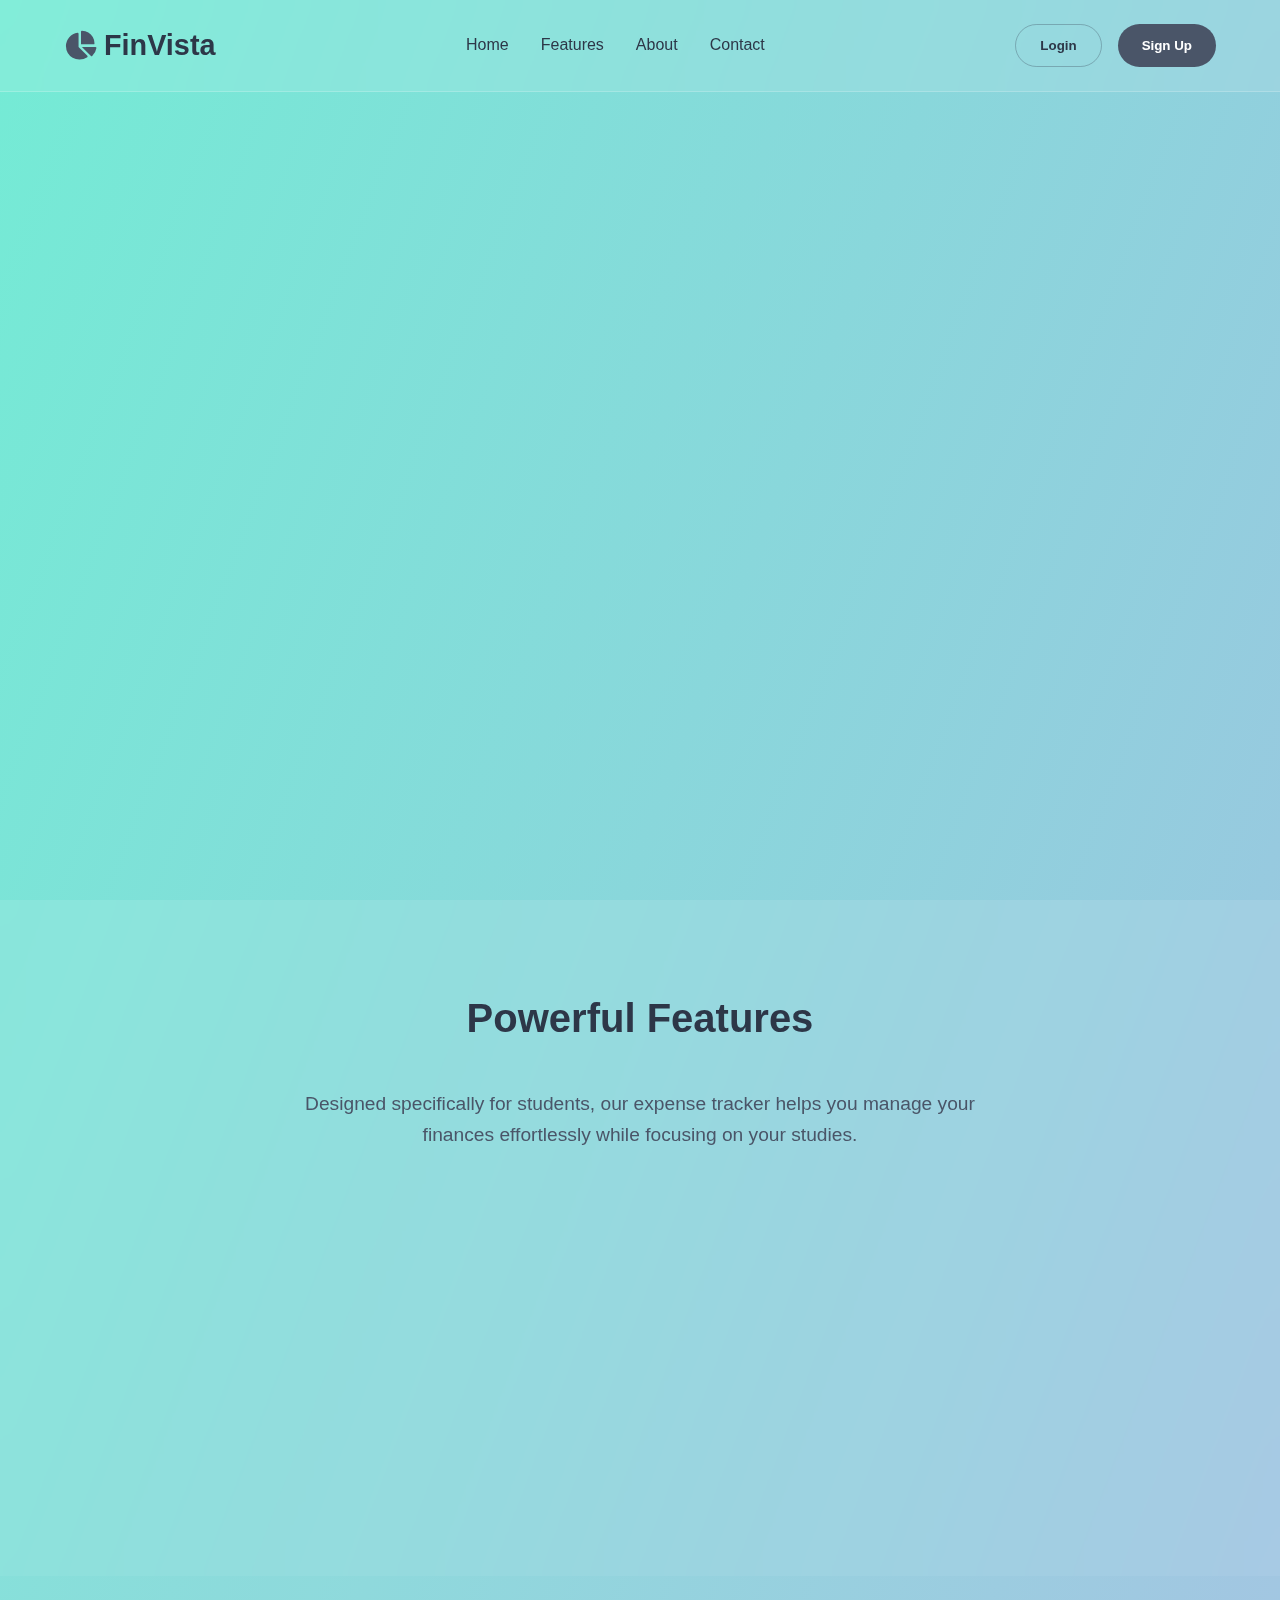
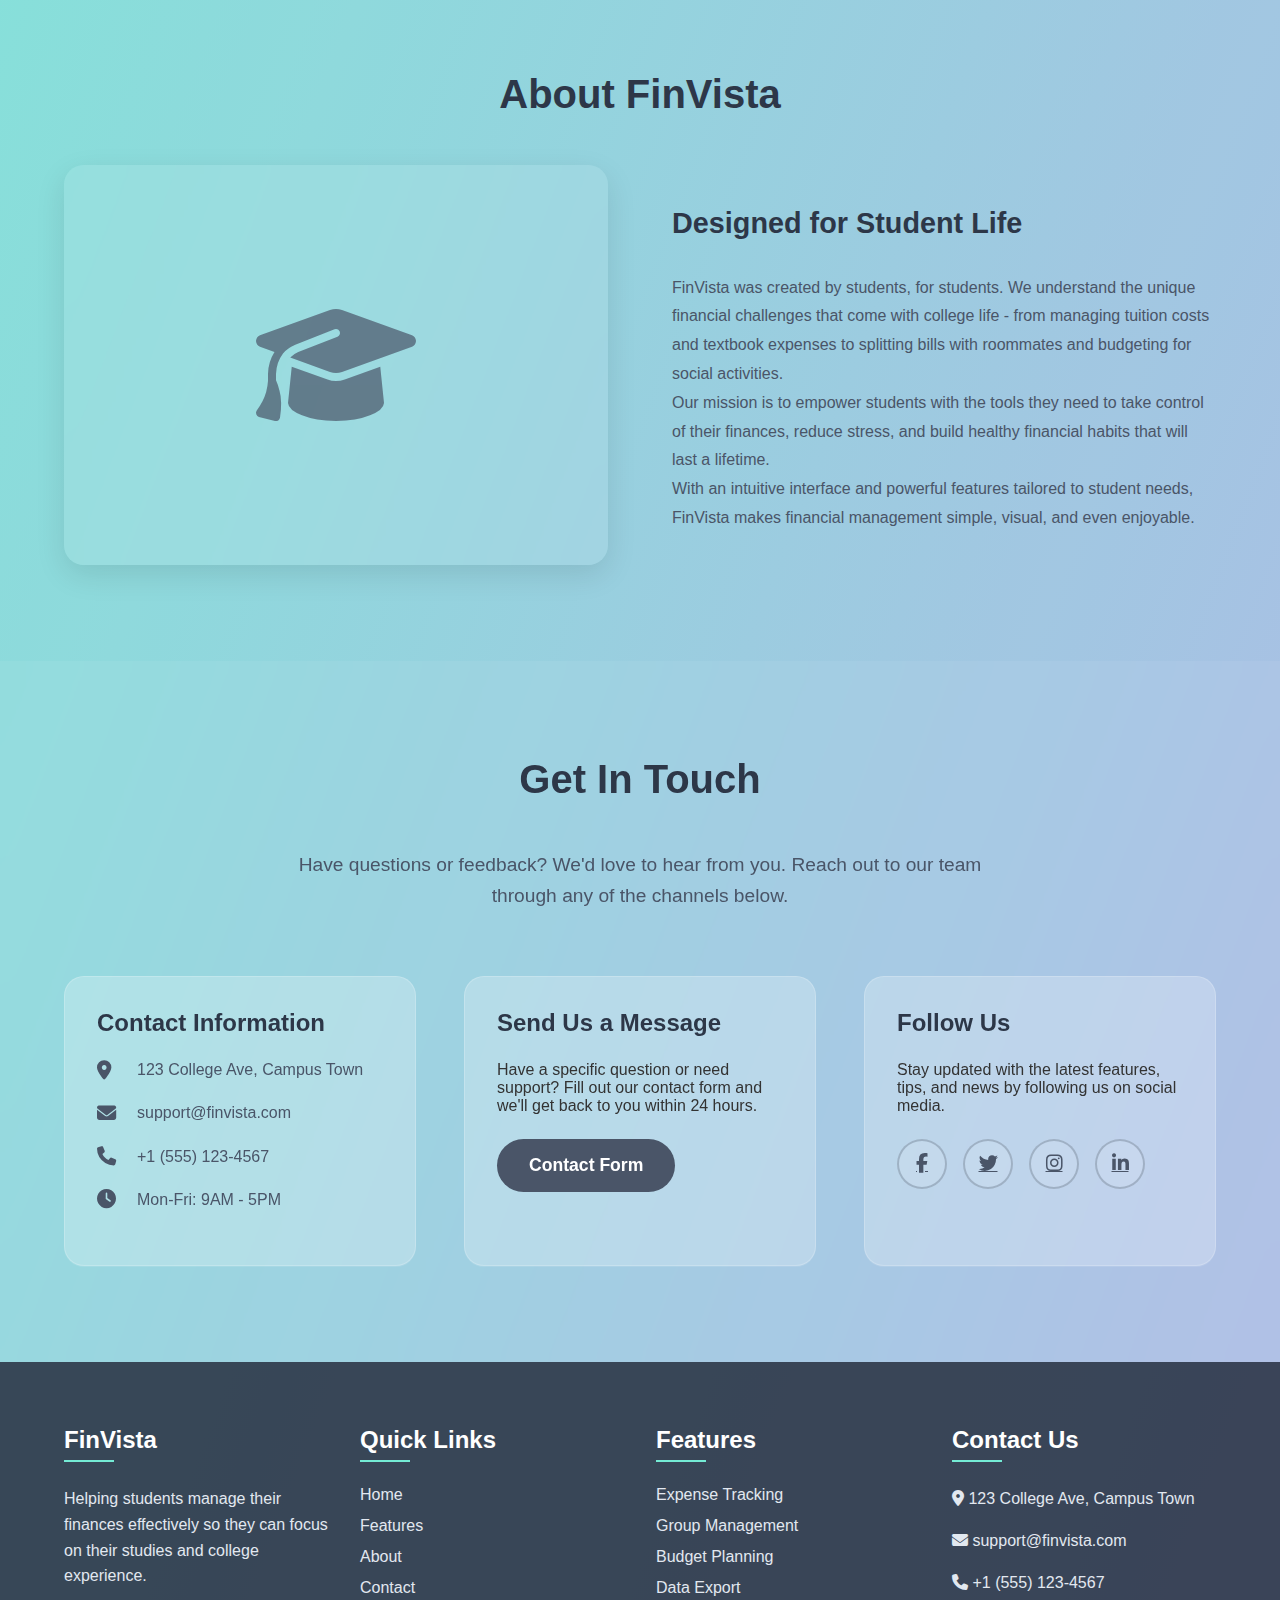
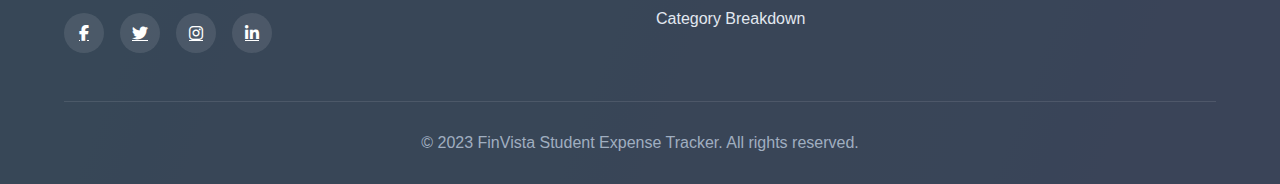
<file: src/main/resources/static/index.html>
<!DOCTYPE html>
<html lang="en">

<head>
    <meta charset="UTF-8">
    <meta name="viewport" content="width=device-width, initial-scale=1.0">
    <title>FinVista - Student Expense Tracker</title>
    <link rel="stylesheet" href="https://cdnjs.cloudflare.com/ajax/libs/font-awesome/6.4.0/css/all.min.css">
    <style>
        * {
            margin: 0;
            padding: 0;
            box-sizing: border-box;
            font-family: 'Segoe UI Variable Display', sans-serif;
        }

        body {
            background: linear-gradient(to bottom right, #74ebd5, #acb6e5);
            color: #333;
            min-height: 100vh;
            overflow-x: hidden;
        }

        /* Navbar Styles */
        .navbar {
            display: flex;
            justify-content: space-between;
            align-items: center;
            padding: 1.5rem 5%;
            position: fixed;
            top: 0;
            left: 0;
            width: 100%;
            z-index: 1000;
            background: rgba(255, 255, 255, 0.1);
            backdrop-filter: blur(10px);
            border-bottom: 1px solid rgba(255, 255, 255, 0.2);
            transition: all 0.3s ease;
        }

        .navbar.scrolled {
            padding: 1rem 5%;
            background: rgba(255, 255, 255, 0.15);
            backdrop-filter: blur(15px);
        }

        .logo {
            display: flex;
            align-items: center;
            font-size: 1.8rem;
            font-weight: 700;
            color: #2D3748;
        }

        .logo i {
            margin-right: 0.5rem;
            color: #4A5568;
        }

        .nav-links {
            display: flex;
            gap: 2rem;
        }

        .nav-links a {
            text-decoration: none;
            color: #2D3748;
            font-weight: 500;
            transition: color 0.3s ease;
            position: relative;
        }

        .nav-links a::after {
            content: '';
            position: absolute;
            bottom: -5px;
            left: 0;
            width: 0;
            height: 2px;
            background: #4A5568;
            transition: width 0.3s ease;
        }

        .nav-links a:hover::after {
            width: 100%;
        }

        .auth-buttons {
            display: flex;
            gap: 1rem;
        }

        .btn {
            padding: 0.8rem 1.5rem;
            border-radius: 50px;
            font-weight: 600;
            cursor: pointer;
            transition: all 0.3s ease;
            border: none;
            outline: none;
        }

        .btn-login {
            background: transparent;
            color: #2D3748;
            border: 1px solid rgba(45, 55, 72, 0.3);
        }

        .btn-login:hover {
            background: rgba(255, 255, 255, 0.2);
        }

        .btn-signup {
            background: #4A5568;
            color: white;
        }

        .btn-signup:hover {
            background: #2D3748;
            transform: translateY(-2px);
            box-shadow: 0 4px 10px rgba(0, 0, 0, 0.1);
        }

        /* Hero Section */
        .hero {
            display: flex;
            flex-direction: column;
            justify-content: center;
            align-items: center;
            text-align: center;
            padding: 10rem 5% 5rem;
            min-height: 100vh;
        }

        .hero h1 {
            font-size: 3.5rem;
            margin-bottom: 1.5rem;
            color: #2D3748;
            opacity: 0;
            animation: fadeInUp 1s ease forwards 0.5s;
        }

        .hero p {
            font-size: 1.2rem;
            max-width: 600px;
            margin-bottom: 2.5rem;
            color: #4A5568;
            opacity: 0;
            animation: fadeInUp 1s ease forwards 0.8s;
        }

        .hero-buttons {
            display: flex;
            gap: 1rem;
            opacity: 0;
            animation: fadeInUp 1s ease forwards 1.1s;
        }

        .btn-primary {
            background: #4A5568;
            color: white;
            padding: 1rem 2rem;
            font-size: 1.1rem;
        }

        .btn-primary:hover {
            background: #2D3748;
            transform: translateY(-3px);
            box-shadow: 0 5px 15px rgba(0, 0, 0, 0.1);
        }

        .btn-secondary {
            background: transparent;
            color: #4A5568;
            border: 1px solid rgba(74, 85, 104, 0.3);
            padding: 1rem 2rem;
            font-size: 1.1rem;
        }

        .btn-secondary:hover {
            background: rgba(255, 255, 255, 0.2);
        }

        /* Features Section */
        .features {
            padding: 6rem 5%;
            background: rgba(255, 255, 255, 0.1);
            backdrop-filter: blur(10px);
        }

        .section-title {
            text-align: center;
            font-size: 2.5rem;
            margin-bottom: 3rem;
            color: #2D3748;
        }

        .section-subtitle {
            text-align: center;
            font-size: 1.2rem;
            max-width: 700px;
            margin: 0 auto 4rem;
            color: #4A5568;
            line-height: 1.6;
        }

        .features-grid {
            display: grid;
            grid-template-columns: repeat(auto-fit, minmax(300px, 1fr));
            gap: 2rem;
        }

        .feature-card {
            background: rgba(255, 255, 255, 0.15);
            backdrop-filter: blur(12px);
            border-radius: 20px;
            padding: 2rem;
            text-align: center;
            transition: all 0.3s ease;
            border: 1px solid rgba(255, 255, 255, 0.2);
            opacity: 0;
            transform: translateY(20px);
        }

        .feature-card.visible {
            opacity: 1;
            transform: translateY(0);
        }

        .feature-card:hover {
            transform: translateY(-10px);
            box-shadow: 0 10px 30px rgba(0, 0, 0, 0.1);
            background: rgba(255, 255, 255, 0.2);
        }

        .feature-icon {
            font-size: 3rem;
            margin-bottom: 1.5rem;
            color: #4A5568;
        }

        .feature-card h3 {
            font-size: 1.5rem;
            margin-bottom: 1rem;
            color: #2D3748;
        }

        .feature-card p {
            color: #4A5568;
            line-height: 1.6;
        }

        /* About Section */
        .about {
            padding: 6rem 5%;
            background: rgba(255, 255, 255, 0.05);
        }

        .about-content {
            display: grid;
            grid-template-columns: 1fr 1fr;
            gap: 4rem;
            align-items: center;
        }

        .about-image {
            border-radius: 20px;
            overflow: hidden;
            box-shadow: 0 10px 30px rgba(0, 0, 0, 0.1);
            background: rgba(255, 255, 255, 0.1);
            backdrop-filter: blur(10px);
            height: 400px;
            display: flex;
            align-items: center;
            justify-content: center;
        }

        .about-image i {
            font-size: 8rem;
            color: #4A5568;
            opacity: 0.7;
        }

        .about-text {
            color: #4A5568;
            line-height: 1.8;
        }

        .about-text h3 {
            color: #2D3748;
            margin-bottom: 1.5rem;
            font-size: 1.8rem;
        }

        /* Contact Section */
        .contact {
            padding: 6rem 5%;
            background: rgba(255, 255, 255, 0.1);
            backdrop-filter: blur(10px);
        }

        .contact-grid {
            display: grid;
            grid-template-columns: repeat(auto-fit, minmax(300px, 1fr));
            gap: 3rem;
        }

        .contact-info {
            background: rgba(255, 255, 255, 0.15);
            backdrop-filter: blur(12px);
            border-radius: 20px;
            padding: 2rem;
            border: 1px solid rgba(255, 255, 255, 0.2);
        }

        .contact-info h3 {
            color: #2D3748;
            margin-bottom: 1.5rem;
            font-size: 1.5rem;
        }

        .contact-detail {
            display: flex;
            align-items: center;
            margin-bottom: 1.5rem;
            color: #4A5568;
        }

        .contact-detail i {
            font-size: 1.2rem;
            margin-right: 1rem;
            color: #4A5568;
            width: 24px;
        }

        /* Social Media Icons with Borders */
        .social-icons-bordered {
            display: flex;
            gap: 1rem;
            margin-top: 1.5rem;
        }

        .social-icons-bordered a {
            display: flex;
            align-items: center;
            justify-content: center;
            width: 50px;
            height: 50px;
            border-radius: 50%;
            background: rgba(255, 255, 255, 0.1);
            color: #4A5568;
            transition: all 0.3s ease;
            border: 2px solid rgba(74, 85, 104, 0.3);
            font-size: 1.2rem;
        }

        .social-icons-bordered a:hover {
            background: #4A5568;
            color: white;
            transform: translateY(-3px);
            border-color: #4A5568;
            box-shadow: 0 5px 15px rgba(0, 0, 0, 0.1);
        }

        /* Footer */
        footer {
            background: rgba(45, 55, 72, 0.9);
            color: white;
            padding: 4rem 5% 2rem;
        }

        .footer-content {
            display: grid;
            grid-template-columns: repeat(auto-fit, minmax(250px, 1fr));
            gap: 2rem;
            margin-bottom: 3rem;
        }

        .footer-column h3 {
            font-size: 1.5rem;
            margin-bottom: 1.5rem;
            position: relative;
            padding-bottom: 0.5rem;
        }

        .footer-column h3::after {
            content: '';
            position: absolute;
            bottom: 0;
            left: 0;
            width: 50px;
            height: 2px;
            background: #74ebd5;
        }

        .footer-column p {
            line-height: 1.6;
            margin-bottom: 1rem;
            color: #E2E8F0;
        }

        .footer-links {
            list-style: none;
        }

        .footer-links li {
            margin-bottom: 0.8rem;
        }

        .footer-links a {
            color: #E2E8F0;
            text-decoration: none;
            transition: color 0.3s ease;
        }

        .footer-links a:hover {
            color: #74ebd5;
        }

        .social-icons {
            display: flex;
            gap: 1rem;
            margin-top: 1.5rem;
        }

        .social-icons a {
            display: flex;
            align-items: center;
            justify-content: center;
            width: 40px;
            height: 40px;
            border-radius: 50%;
            background: rgba(255, 255, 255, 0.1);
            color: white;
            transition: all 0.3s ease;
        }

        .social-icons a:hover {
            background: #74ebd5;
            transform: translateY(-3px);
        }

        .copyright {
            text-align: center;
            padding-top: 2rem;
            border-top: 1px solid rgba(255, 255, 255, 0.1);
            color: #A0AEC0;
        }

        /* Modal Styles */
        .modal-overlay {
            position: fixed;
            top: 0;
            left: 0;
            right: 0;
            bottom: 0;
            background-color: rgba(0, 0, 0, 0.5);
            display: flex;
            align-items: center;
            justify-content: center;
            z-index: 2000;
            opacity: 0;
            visibility: hidden;
            transition: all 0.3s ease;
        }

        .modal-overlay.active {
            opacity: 1;
            visibility: visible;
        }

        .modal {
            background: rgba(255, 255, 255, 0.95);
            backdrop-filter: blur(15px);
            border-radius: 20px;
            padding: 2.5rem;
            width: 90%;
            max-width: 500px;
            box-shadow: 0 10px 30px rgba(0, 0, 0, 0.2);
            transform: translateY(-50px);
            transition: transform 0.3s ease;
            position: relative;
        }

        .modal-overlay.active .modal {
            transform: translateY(0);
        }

        .modal-close {
            position: absolute;
            top: 1rem;
            right: 1rem;
            background: transparent;
            border: none;
            font-size: 1.5rem;
            cursor: pointer;
            color: #4A5568;
            transition: color 0.3s ease;
        }

        .modal-close:hover {
            color: #2D3748;
        }

        .modal-title {
            text-align: center;
            margin-bottom: 1.5rem;
            color: #2D3748;
            font-size: 1.8rem;
        }

        .form-group {
            margin-bottom: 1.5rem;
        }

        .form-group label {
            display: block;
            margin-bottom: 0.5rem;
            color: #4A5568;
            font-weight: 500;
        }

        .form-control {
            width: 100%;
            padding: 0.8rem 1rem;
            border: 1px solid rgba(74, 85, 104, 0.3);
            border-radius: 10px;
            background: rgba(255, 255, 255, 0.8);
            color: #2D3748;
            font-size: 1rem;
            transition: all 0.3s ease;
        }

        .form-control:focus {
            outline: none;
            border-color: #4A5568;
            box-shadow: 0 0 0 3px rgba(74, 85, 104, 0.1);
        }

        textarea.form-control {
            min-height: 120px;
            resize: vertical;
        }

        .form-submit {
            width: 100%;
            padding: 1rem;
            background: #4A5568;
            color: white;
            border: none;
            border-radius: 10px;
            font-size: 1.1rem;
            font-weight: 600;
            cursor: pointer;
            transition: all 0.3s ease;
        }

        .form-submit:hover {
            background: #2D3748;
            transform: translateY(-2px);
            box-shadow: 0 4px 10px rgba(0, 0, 0, 0.1);
        }

        .success-message {
            text-align: center;
            color: #38A169;
            margin-top: 1rem;
            display: none;
        }

        /* Animations */
        @keyframes fadeInUp {
            from {
                opacity: 0;
                transform: translateY(20px);
            }

            to {
                opacity: 1;
                transform: translateY(0);
            }
        }

        /* Responsive Design */
        @media (max-width: 968px) {
            .about-content {
                grid-template-columns: 1fr;
                gap: 3rem;
            }

            .about-image {
                height: 300px;
            }

            .about-image i {
                font-size: 6rem;
            }
        }

        @media (max-width: 768px) {
            .navbar {
                padding: 1rem 5%;
            }

            .nav-links {
                display: none;
            }

            .hero h1 {
                font-size: 2.5rem;
            }

            .hero p {
                font-size: 1rem;
            }

            .hero-buttons {
                flex-direction: column;
            }

            .features-grid,
            .contact-grid {
                grid-template-columns: 1fr;
            }

            .section-title {
                font-size: 2rem;
            }

            .social-icons-bordered {
                justify-content: center;
            }

            .modal {
                padding: 1.5rem;
            }
        }

        /* Mobile Menu */
        .menu-toggle {
            display: none;
            flex-direction: column;
            justify-content: space-around;
            width: 2rem;
            height: 2rem;
            background: transparent;
            border: none;
            cursor: pointer;
            padding: 0;
            z-index: 10;
        }

        .menu-toggle span {
            width: 2rem;
            height: 0.25rem;
            background: #2D3748;
            border-radius: 10px;
            transition: all 0.3s linear;
            position: relative;
            transform-origin: 1px;
        }

        @media (max-width: 768px) {
            .menu-toggle {
                display: flex;
            }

            .nav-links {
                position: fixed;
                top: 0;
                left: 0;
                width: 100%;
                height: 100vh;
                background: linear-gradient(to bottom right, #74ebd5, #acb6e5);
                flex-direction: column;
                justify-content: center;
                align-items: center;
                gap: 3rem;
                transition: transform 0.3s ease-in-out;
                transform: translateX(-100%);
                z-index: 5;
            }

            .nav-links.active {
                transform: translateX(0);
            }
        }
    </style>
</head>

<body>
    <!-- Navigation Bar -->
    <nav class="navbar">
        <div class="logo">
            <i class="fas fa-chart-pie"></i>
            <span>FinVista</span>
        </div>

        <div class="nav-links">
            <a href="#home">Home</a>
            <a href="#features">Features</a>
            <a href="#about">About</a>
            <a href="#contact">Contact</a>
        </div>

        <button class="menu-toggle" aria-label="Toggle menu">
            <span></span>
            <span></span>
            <span></span>
        </button>

        <div class="auth-buttons">
            <a id="admin-link" class="btn btn-link" href="/admin.html" style="display:none; margin-right:8px;">Admin</a>
            <button class="btn btn-login" onclick="window.location.href='/login.html'">Login</button>
            <button class="btn btn-signup" onclick="window.location.href='/signup.html'">Sign Up</button>
        </div>
    </nav>

    <!-- Hero Section -->
    <section class="hero" id="home">
        <h1>Track Expenses. Save Money. Study Better.</h1>
        <p>FinVista helps students manage their finances with ease. Track personal and group expenses, set budgets, and
            focus on what really matters - your education.</p>
        <div class="hero-buttons">
            <button class="btn btn-primary" onclick="window.location.href='/signup.html'">Get Started</button>
            <button class="btn btn-secondary" onclick="scrollToSection('features')">Learn More</button>
        </div>
    </section>

    <!-- Features Section -->
    <section class="features" id="features">
        <h2 class="section-title">Powerful Features</h2>
        <p class="section-subtitle">Designed specifically for students, our expense tracker helps you manage your
            finances effortlessly while focusing on your studies.</p>
        <div class="features-grid">
            <div class="feature-card">
                <div class="feature-icon">
                    <i class="fas fa-users"></i>
                </div>
                <h3>Group Expenses</h3>
                <p>Split costs with roommates and friends. Create groups, add expenses, and let FinVista handle the
                    calculations.</p>
            </div>

            <div class="feature-card">
                <div class="feature-icon">
                    <i class="fas fa-chart-pie"></i>
                </div>
                <h3>Expense Analytics</h3>
                <p>Visualize your spending patterns with beautiful charts. Understand where your money goes each month.
                </p>
            </div>

            <div class="feature-card">
                <div class="feature-icon">
                    <i class="fas fa-download"></i>
                </div>
                <h3>Export Data</h3>
                <p>Download your expense reports as CSV or Excel files for further analysis or sharing.</p>
            </div>
        </div>
    </section>

    <!-- About Section -->
    <section class="about" id="about">
        <h2 class="section-title">About FinVista</h2>
        <div class="about-content">
            <div class="about-image">
                <i class="fas fa-graduation-cap"></i>
            </div>
            <div class="about-text">
                <h3>Designed for Student Life</h3>
                <p>FinVista was created by students, for students. We understand the unique financial challenges that
                    come with college life - from managing tuition costs and textbook expenses to splitting bills with
                    roommates and budgeting for social activities.</p>
                <p>Our mission is to empower students with the tools they need to take control of their finances, reduce
                    stress, and build healthy financial habits that will last a lifetime.</p>
                <p>With an intuitive interface and powerful features tailored to student needs, FinVista makes financial
                    management simple, visual, and even enjoyable.</p>
            </div>
        </div>
    </section>

    <!-- Contact Section -->
    <section class="contact" id="contact">
        <h2 class="section-title">Get In Touch</h2>
        <p class="section-subtitle">Have questions or feedback? We'd love to hear from you. Reach out to our team
            through any of the channels below.</p>

        <div class="contact-grid">
            <div class="contact-info">
                <h3>Contact Information</h3>
                <div class="contact-detail">
                    <i class="fas fa-map-marker-alt"></i>
                    <span>123 College Ave, Campus Town</span>
                </div>
                <div class="contact-detail">
                    <i class="fas fa-envelope"></i>
                    <span>support@finvista.com</span>
                </div>
                <div class="contact-detail">
                    <i class="fas fa-phone"></i>
                    <span>+1 (555) 123-4567</span>
                </div>
                <div class="contact-detail">
                    <i class="fas fa-clock"></i>
                    <span>Mon-Fri: 9AM - 5PM</span>
                </div>
            </div>

            <div class="contact-info">
                <h3>Send Us a Message</h3>
                <p>Have a specific question or need support? Fill out our contact form and we'll get back to you within
                    24 hours.</p>
                <button class="btn btn-primary" style="margin-top: 1.5rem;" id="openContactModal">Contact Form</button>
            </div>

            <div class="contact-info">
                <h3>Follow Us</h3>
                <p>Stay updated with the latest features, tips, and news by following us on social media.</p>
                <div class="social-icons-bordered">
                    <a href="#" aria-label="Facebook"><i class="fab fa-facebook-f"></i></a>
                    <a href="#" aria-label="Twitter"><i class="fab fa-twitter"></i></a>
                    <a href="#" aria-label="Instagram"><i class="fab fa-instagram"></i></a>
                    <a href="#" aria-label="LinkedIn"><i class="fab fa-linkedin-in"></i></a>
                </div>
            </div>
        </div>
    </section>

    <!-- Footer -->
    <footer>
        <div class="footer-content">
            <div class="footer-column">
                <h3>FinVista</h3>
                <p>Helping students manage their finances effectively so they can focus on their studies and college
                    experience.</p>
                <div class="social-icons">
                    <a href="#"><i class="fab fa-facebook-f"></i></a>
                    <a href="#"><i class="fab fa-twitter"></i></a>
                    <a href="#"><i class="fab fa-instagram"></i></a>
                    <a href="#"><i class="fab fa-linkedin-in"></i></a>
                </div>
            </div>

            <div class="footer-column">
                <h3>Quick Links</h3>
                <ul class="footer-links">
                    <li><a href="#home">Home</a></li>
                    <li><a href="#features">Features</a></li>
                    <li><a href="#about">About</a></li>
                    <li><a href="#contact">Contact</a></li>
                </ul>
            </div>

            <div class="footer-column">
                <h3>Features</h3>
                <ul class="footer-links">
                    <li><a href="#features">Expense Tracking</a></li>
                    <li><a href="#features">Group Management</a></li>
                    <li><a href="#features">Budget Planning</a></li>
                    <li><a href="#features">Data Export</a></li>
                    <li><a href="#features">Category Breakdown</a></li>
                </ul>
            </div>

            <div class="footer-column">
                <h3>Contact Us</h3>
                <p><i class="fas fa-map-marker-alt"></i> 123 College Ave, Campus Town</p>
                <p><i class="fas fa-envelope"></i> support@finvista.com</p>
                <p><i class="fas fa-phone"></i> +1 (555) 123-4567</p>
            </div>
        </div>

        <div class="copyright">
            <p>&copy; 2023 FinVista Student Expense Tracker. All rights reserved.</p>
        </div>
    </footer>

    <!-- Contact Modal -->
    <div class="modal-overlay" id="contactModal">
        <div class="modal">
            <button class="modal-close" id="closeModal">&times;</button>
            <h2 class="modal-title">Contact Us</h2>
            <form id="contactForm">
                <div class="form-group">
                    <label for="name">Full Name</label>
                    <input type="text" id="name" class="form-control" placeholder="Enter your name" required>
                </div>
                <div class="form-group">
                    <label for="email">Email Address</label>
                    <input type="email" id="email" class="form-control" placeholder="Enter your email" required>
                </div>
                <div class="form-group">
                    <label for="phone">Phone Number</label>
                    <input type="tel" id="phone" class="form-control" placeholder="Enter your phone number">
                </div>
                <div class="form-group">
                    <label for="message">Message</label>
                    <textarea id="message" class="form-control" placeholder="How can we help you?" required></textarea>
                </div>
                <button type="submit" class="form-submit">Send Message</button>
                <div class="success-message" id="successMessage">
                    Thank you for your message! We'll get back to you soon.
                </div>
            </form>
        </div>
    </div>

    <script>
        // Navbar scroll effect
        window.addEventListener('scroll', function () {
            const navbar = document.querySelector('.navbar');
            if (window.scrollY > 50) {
                navbar.classList.add('scrolled');
            } else {
                navbar.classList.remove('scrolled');
            }
        });

        // Mobile menu toggle
        const menuToggle = document.querySelector('.menu-toggle');
        const navLinks = document.querySelector('.nav-links');

        menuToggle.addEventListener('click', function () {
            navLinks.classList.toggle('active');
        });

        // Feature card animation on scroll
        const featureCards = document.querySelectorAll('.feature-card');

        function checkScroll() {
            featureCards.forEach(card => {
                const cardPosition = card.getBoundingClientRect().top;
                const screenPosition = window.innerHeight / 1.3;

                if (cardPosition < screenPosition) {
                    card.classList.add('visible');
                }
            });
        }

        window.addEventListener('scroll', checkScroll);
        window.addEventListener('load', checkScroll);

        // Smooth scrolling for navigation links
        document.querySelectorAll('.nav-links a, .footer-links a').forEach(link => {
            link.addEventListener('click', function (e) {
                e.preventDefault();
                const targetId = this.getAttribute('href');
                if (targetId.startsWith('#')) {
                    scrollToSection(targetId.substring(1));
                }
            });
        });

        function scrollToSection(sectionId) {
            const section = document.getElementById(sectionId);
            if (section) {
                // Close mobile menu if open
                navLinks.classList.remove('active');

                window.scrollTo({
                    top: section.offsetTop - 80, // Adjust for navbar height
                    behavior: 'smooth'
                });
            }
        }

        // Simple hover effect for buttons
        const buttons = document.querySelectorAll('.btn');
        buttons.forEach(button => {
            button.addEventListener('mouseenter', function () {
                this.style.transform = 'translateY(-2px)';
            });

            button.addEventListener('mouseleave', function () {
                this.style.transform = 'translateY(0)';
            });
        });

        // Contact Modal Functionality
        const contactModal = document.getElementById('contactModal');
        const openModalBtn = document.getElementById('openContactModal');
        const closeModalBtn = document.getElementById('closeModal');
        const contactForm = document.getElementById('contactForm');
        const successMessage = document.getElementById('successMessage');

        function openModal() {
            contactModal.classList.add('active');
            document.body.style.overflow = 'hidden'; // Prevent scrolling when modal is open
        }

        function closeModal() {
            contactModal.classList.remove('active');
            document.body.style.overflow = ''; // Re-enable scrolling
            // Reset form and hide success message
            contactForm.reset();
            successMessage.style.display = 'none';
        }

        openModalBtn.addEventListener('click', openModal);
        closeModalBtn.addEventListener('click', closeModal);

        // Close modal when clicking outside
        contactModal.addEventListener('click', function (e) {
            if (e.target === contactModal) {
                closeModal();
            }
        });

        // Close modal with Escape key
        document.addEventListener('keydown', function (e) {
            if (e.key === 'Escape' && contactModal.classList.contains('active')) {
                closeModal();
            }
        });

        // Form submission
        contactForm.addEventListener('submit', function (e) {
            e.preventDefault();

            // Get form values
            const name = document.getElementById('name').value;
            const email = document.getElementById('email').value;
            const phone = document.getElementById('phone').value;
            const message = document.getElementById('message').value;

            // Create contact object
            const contactData = {
                name,
                email,
                phone,
                message,
                timestamp: new Date().toISOString()
            };

            // Store in localStorage
            let contacts = JSON.parse(localStorage.getItem('finvistaContacts') || '[]');
            contacts.push(contactData);
            localStorage.setItem('finvistaContacts', JSON.stringify(contacts));

            // Show success message
            successMessage.style.display = 'block';

            // Reset form
            contactForm.reset();

            // Hide success message and close modal after 2 seconds
            setTimeout(() => {
                successMessage.style.display = 'none';
                closeModal();
            }, 2000);
        });
    </script>
</body>

</html>
</file>
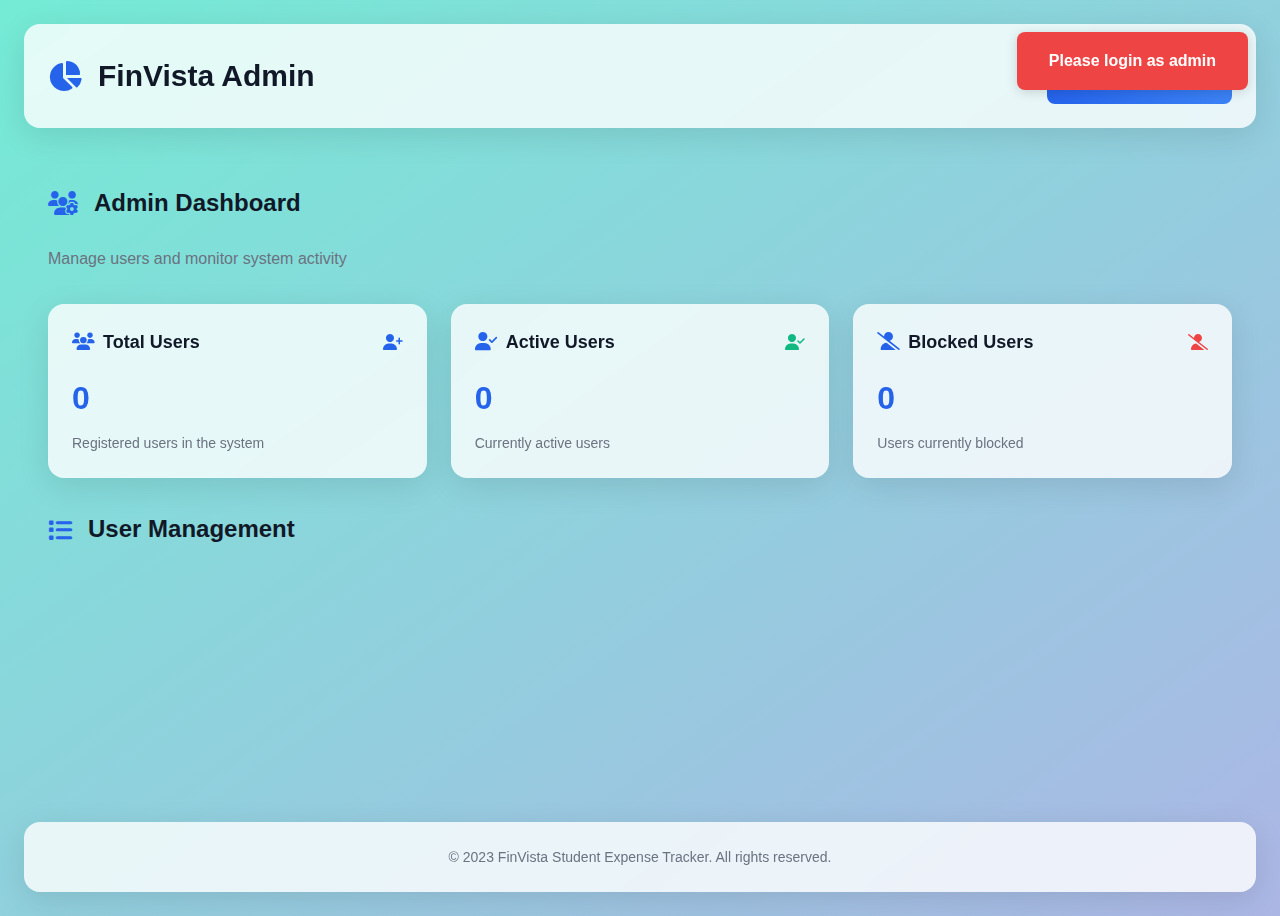
<file: src/main/resources/static/admin.html>
<!DOCTYPE html>
<html lang="en">

<head>
  <meta charset="UTF-8">
  <meta name="viewport" content="width=device-width, initial-scale=1.0">
  <title>FinVista - Admin Dashboard</title>
  <link rel="stylesheet" href="https://cdnjs.cloudflare.com/ajax/libs/font-awesome/6.4.0/css/all.min.css">
  <style>
    :root {
      --primary-color: #2563eb;
      --secondary-color: #6b7280;
      --text-color: #111827;
      --bg-color: linear-gradient(to bottom right, #74ebd5, #acb6e5);
      --card-bg: rgba(255, 255, 255, 0.8);
      --glass-bg: rgba(255, 255, 255, 0.7);
      --shadow: 0 8px 32px rgba(0, 0, 0, 0.1);
      --border-radius: 16px;
      --spacing-xs: 0.5rem;
      --spacing-sm: 1rem;
      --spacing-md: 1.5rem;
      --spacing-lg: 2rem;
      --success-color: #10b981;
      --error-color: #ef4444;
      --warning-color: #f59e0b;
    }

    * {
      margin: 0;
      padding: 0;
      box-sizing: border-box;
      font-family: 'Inter', 'Segoe UI', Arial, sans-serif;
    }

    body {
      background: var(--bg-color);
      color: var(--text-color);
      min-height: 100vh;
      line-height: 1.6;
      padding: var(--spacing-md);
    }

    .dashboard-header {
      display: flex;
      justify-content: space-between;
      align-items: center;
      margin-bottom: var(--spacing-lg);
      padding: var(--spacing-md);
      background: var(--card-bg);
      border-radius: var(--border-radius);
      box-shadow: var(--shadow);
      backdrop-filter: blur(10px);
      -webkit-backdrop-filter: blur(10px);
    }

    .logo {
      display: flex;
      align-items: center;
      gap: var(--spacing-sm);
      font-size: 1.875rem;
      font-weight: 700;
      color: var(--text-color);
    }

    .logo i {
      color: var(--primary-color);
    }

    .btn {
      background: linear-gradient(to right, var(--primary-color), #3b82f6);
      color: white;
      border: none;
      padding: var(--spacing-sm) var(--spacing-md);
      border-radius: 8px;
      cursor: pointer;
      font-size: 0.9375rem;
      font-weight: 500;
      transition: transform 0.2s ease, box-shadow 0.2s ease;
      display: inline-flex;
      align-items: center;
      gap: var(--spacing-xs);
      text-decoration: none;
    }

    .btn:hover {
      transform: translateY(-2px);
      box-shadow: 0 4px 12px rgba(37, 99, 235, 0.2);
    }

    .btn-link {
      background: none;
      color: var(--primary-color);
      border: 2px solid var(--primary-color);
    }

    .btn-link:hover {
      background: var(--primary-color);
      color: white;
    }

    .admin-container {
      max-width: 1280px;
      margin: 0 auto;
      padding: var(--spacing-md);
      min-height: 70vh;
    }

    .dashboard-grid {
      display: grid;
      grid-template-columns: repeat(auto-fit, minmax(300px, 1fr));
      gap: var(--spacing-md);
      margin-bottom: var(--spacing-lg);
    }

    .dashboard-card {
      background: var(--card-bg);
      padding: var(--spacing-md);
      border-radius: var(--border-radius);
      box-shadow: var(--shadow);
      backdrop-filter: blur(10px);
      -webkit-backdrop-filter: blur(10px);
      transition: transform 0.3s ease, box-shadow 0.3s ease;
    }

    .dashboard-card:hover {
      transform: translateY(-4px);
      box-shadow: 0 12px 28px rgba(0, 0, 0, 0.15);
    }

    .card-header {
      display: flex;
      justify-content: space-between;
      align-items: center;
      margin-bottom: var(--spacing-sm);
    }

    .card-title {
      font-size: 1.125rem;
      font-weight: 600;
      color: var(--text-color);
      display: flex;
      align-items: center;
      gap: var(--spacing-xs);
    }

    .card-title i {
      color: var(--primary-color);
    }

    .card-value {
      font-size: 2rem;
      font-weight: 700;
      color: var(--primary-color);
      margin-bottom: var(--spacing-xs);
    }

    .card-description {
      font-size: 0.875rem;
      color: var(--secondary-color);
    }

    .section-title {
      font-size: 1.5rem;
      font-weight: 600;
      margin-bottom: var(--spacing-md);
      color: var(--text-color);
      display: flex;
      align-items: center;
      gap: var(--spacing-sm);
    }

    .section-title i {
      color: var(--primary-color);
    }

    .section-subtitle {
      font-size: 1rem;
      color: var(--secondary-color);
      margin-bottom: var(--spacing-lg);
    }

    .user-list {
      display: flex;
      flex-direction: column;
      gap: var(--spacing-md);
      max-width: 900px;
      margin: 0 auto;
    }

    .user-item {
      background: var(--card-bg);
      padding: var(--spacing-md);
      border-radius: var(--border-radius);
      display: flex;
      justify-content: space-between;
      align-items: center;
      box-shadow: var(--shadow);
      backdrop-filter: blur(10px);
      -webkit-backdrop-filter: blur(10px);
      transition: transform 0.3s ease, box-shadow 0.3s ease;
    }

    .user-item:hover {
      transform: translateY(-4px);
      box-shadow: 0 12px 28px rgba(0, 0, 0, 0.15);
    }

    .user-item .left {
      display: flex;
      flex-direction: column;
      gap: var(--spacing-xs);
    }

    .user-item .left small {
      color: var(--secondary-color);
      font-size: 0.875rem;
    }

    .user-avatar {
      width: 40px;
      height: 40px;
      border-radius: 50%;
      background: var(--primary-color);
      display: flex;
      align-items: center;
      justify-content: center;
      color: white;
      font-weight: bold;
      margin-right: var(--spacing-sm);
    }

    .user-info {
      display: flex;
      align-items: center;
    }

    .user-actions {
      display: flex;
      gap: var(--spacing-sm);
    }

    .btn-danger {
      background: linear-gradient(to right, var(--error-color), #f87171);
    }

    .btn-danger:hover {
      box-shadow: 0 4px 12px rgba(239, 68, 68, 0.2);
    }

    .btn-warning {
      background: linear-gradient(to right, var(--warning-color), #fbbf24);
    }

    .btn-warning:hover {
      box-shadow: 0 4px 12px rgba(245, 158, 11, 0.2);
    }

    footer {
      text-align: center;
      padding: var(--spacing-md);
      background: var(--card-bg);
      border-radius: var(--border-radius);
      box-shadow: var(--shadow);
      backdrop-filter: blur(10px);
      -webkit-backdrop-filter: blur(10px);
      margin-top: var(--spacing-lg);
    }

    .copyright p {
      font-size: 0.875rem;
      color: var(--secondary-color);
    }

    @media (max-width: 768px) {
      .dashboard-grid {
        grid-template-columns: 1fr;
      }

      .dashboard-header {
        flex-direction: column;
        gap: var(--spacing-sm);
        text-align: center;
      }
    }

    @media (max-width: 480px) {
      .dashboard-header {
        padding: var(--spacing-sm);
      }

      .admin-container {
        padding: var(--spacing-sm);
      }

      .user-item {
        flex-direction: column;
        align-items: flex-start;
        gap: var(--spacing-sm);
      }

      .user-actions {
        width: 100%;
        justify-content: flex-end;
      }
    }
  </style>
</head>

<body>
  <header class="dashboard-header">
    <div class="logo">
      <i class="fas fa-chart-pie"></i>
      <span>FinVista Admin</span>
    </div>
    <a href="dashboard.html" class="btn">
      <i class="fas fa-tachometer-alt"></i> Go to Dashboard
    </a>
  </header>

  <section class="admin-container">
    <h2 class="section-title"><i class="fas fa-users-cog"></i> Admin Dashboard</h2>
    <p class="section-subtitle">Manage users and monitor system activity</p>

    <div class="dashboard-grid">
      <div class="dashboard-card">
        <div class="card-header">
          <h3 class="card-title"><i class="fas fa-users"></i> Total Users</h3>
          <i class="fas fa-user-plus" style="color: var(--primary-color);"></i>
        </div>
        <div class="card-value" id="totalUsers">0</div>
        <p class="card-description">Registered users in the system</p>
      </div>

      <div class="dashboard-card">
        <div class="card-header">
          <h3 class="card-title"><i class="fas fa-user-check"></i> Active Users</h3>
          <i class="fas fa-user-check" style="color: var(--success-color);"></i>
        </div>
        <div class="card-value" id="activeUsers">0</div>
        <p class="card-description">Currently active users</p>
      </div>

      <div class="dashboard-card">
        <div class="card-header">
          <h3 class="card-title"><i class="fas fa-user-slash"></i> Blocked Users</h3>
          <i class="fas fa-user-slash" style="color: var(--error-color);"></i>
        </div>
        <div class="card-value" id="blockedUsers">0</div>
        <p class="card-description">Users currently blocked</p>
      </div>
    </div>

    <h3 class="section-title"><i class="fas fa-list"></i> User Management</h3>
    <div class="user-list" id="userList"></div>
    <div id="toast" style="position:fixed;top:2rem;right:2rem;z-index:9999;display:none;"></div>
  </section>

  <footer>
    <div class="copyright">
      <p>&copy; 2023 FinVista Student Expense Tracker. All rights reserved.</p>
    </div>
  </footer>

  <script>
    // Toast notification utility
    function showToast(message, type = 'success') {
      const toast = document.getElementById('toast');
      toast.innerText = message;
      toast.style.background = type === 'success' ? 'var(--success-color)' : 'var(--error-color)';
      toast.style.color = 'white';
      toast.style.padding = '1rem 2rem';
      toast.style.borderRadius = '8px';
      toast.style.display = 'block';
      toast.style.fontWeight = 'bold';
      toast.style.boxShadow = '0 2px 12px rgba(0,0,0,0.15)';
      setTimeout(() => { toast.style.display = 'none'; }, 2500);
    }

    // Update dashboard stats
    function updateStats(users) {
      document.getElementById('totalUsers').textContent = users.length;
      document.getElementById('activeUsers').textContent = users.filter(u => u.active).length;
      document.getElementById('blockedUsers').textContent = users.filter(u => !u.active).length;
    }

    // Fetch and render non-admin users
    function fetchUsers() {
      const token = localStorage.getItem('token');
      fetch('/api/admin/users/non-admin', {
        headers: { 'Authorization': 'Bearer ' + token }
      })
        .then(r => r.ok ? r.json() : Promise.reject('Failed to load users'))
        .then(users => {
          updateStats(users);
          renderUserList(users);
        })
        .catch(() => showToast('Failed to load users', 'error'));
    }

    function renderUserList(users) {
      const userList = document.getElementById('userList');
      userList.innerHTML = '';
      if (!users || users.length === 0) {
        userList.innerHTML = '<div style="text-align:center;color:var(--secondary-color);">No users found.</div>';
        return;
      }
      users.forEach(user => {
        const userDiv = document.createElement('div');
        userDiv.className = 'user-item';

        // Get initials for avatar
        const initials = user.fullName
          ? user.fullName.split(' ').map(n => n[0]).join('').toUpperCase()
          : '?';

        userDiv.innerHTML = `
          <div class="user-info">
            <div class="user-avatar">${initials}</div>
            <div class="left">
              <strong>${user.fullName || '(No Name)'}</strong>
              <small>${user.email}</small>
              <small>Status: <span style="color:${user.active ? 'var(--success-color)' : 'var(--error-color)'};font-weight:bold;">${user.active ? 'Active' : 'Blocked'}</span></small>
            </div>
          </div>
          <div class="user-actions">
            <button class="btn btn-warning" style="display:${user.active ? 'none' : 'inline-flex'}" onclick="unblockUser('${user.id}')"><i class='fas fa-unlock'></i> Unblock</button>
            <button class="btn btn-warning" style="display:${user.active ? 'inline-flex' : 'none'}" onclick="blockUser('${user.id}')"><i class='fas fa-ban'></i> Block</button>
            <button class="btn btn-danger" onclick="deleteUser('${user.id}')"><i class='fas fa-trash'></i> Delete</button>
          </div>
        `;
        userList.appendChild(userDiv);
      });
    }

    function blockUser(id) {
      const token = localStorage.getItem('token');
      fetch(`/api/admin/users/${id}/block`, {
        method: 'PATCH',
        headers: { 'Authorization': 'Bearer ' + token }
      })
        .then(r => r.ok ? fetchUsers() & showToast('User blocked!') : Promise.reject())
        .catch(() => showToast('Failed to block user', 'error'));
    }

    function unblockUser(id) {
      const token = localStorage.getItem('token');
      fetch(`/api/admin/users/${id}/unblock`, {
        method: 'PATCH',
        headers: { 'Authorization': 'Bearer ' + token }
      })
        .then(r => r.ok ? fetchUsers() & showToast('User unblocked!') : Promise.reject())
        .catch(() => showToast('Failed to unblock user', 'error'));
    }

    function deleteUser(id) {
      if (!confirm('Are you sure you want to delete this user? This action cannot be undone.')) return;
      const token = localStorage.getItem('token');
      fetch(`/api/admin/users/${id}`, {
        method: 'DELETE',
        headers: { 'Authorization': 'Bearer ' + token }
      })
        .then(r => r.ok ? fetchUsers() & showToast('User deleted!') : Promise.reject())
        .catch(() => showToast('Failed to delete user', 'error'));
    }

    // On page load, fetch users if admin
    document.addEventListener('DOMContentLoaded', function () {
      const token = localStorage.getItem('token');
      if (!token) {
        showToast('Please login as admin', 'error');
        setTimeout(() => window.location.href = '/login.html', 1500);
        return;
      }
      fetch('/api/auth/me', { headers: { 'Authorization': 'Bearer ' + token } })
        .then(r => r.ok ? r.json() : null)
        .then(user => {
          if (!user || !(user.roles || []).includes('ROLE_ADMIN')) {
            showToast('Access denied', 'error');
            setTimeout(() => window.location.href = '/login.html', 1500);
            return;
          }
          fetchUsers();
        })
        .catch(() => {
          showToast('Access denied', 'error');
          setTimeout(() => window.location.href = '/login.html', 1500);
        });
    });
  </script>
</body>

</html>
</file>
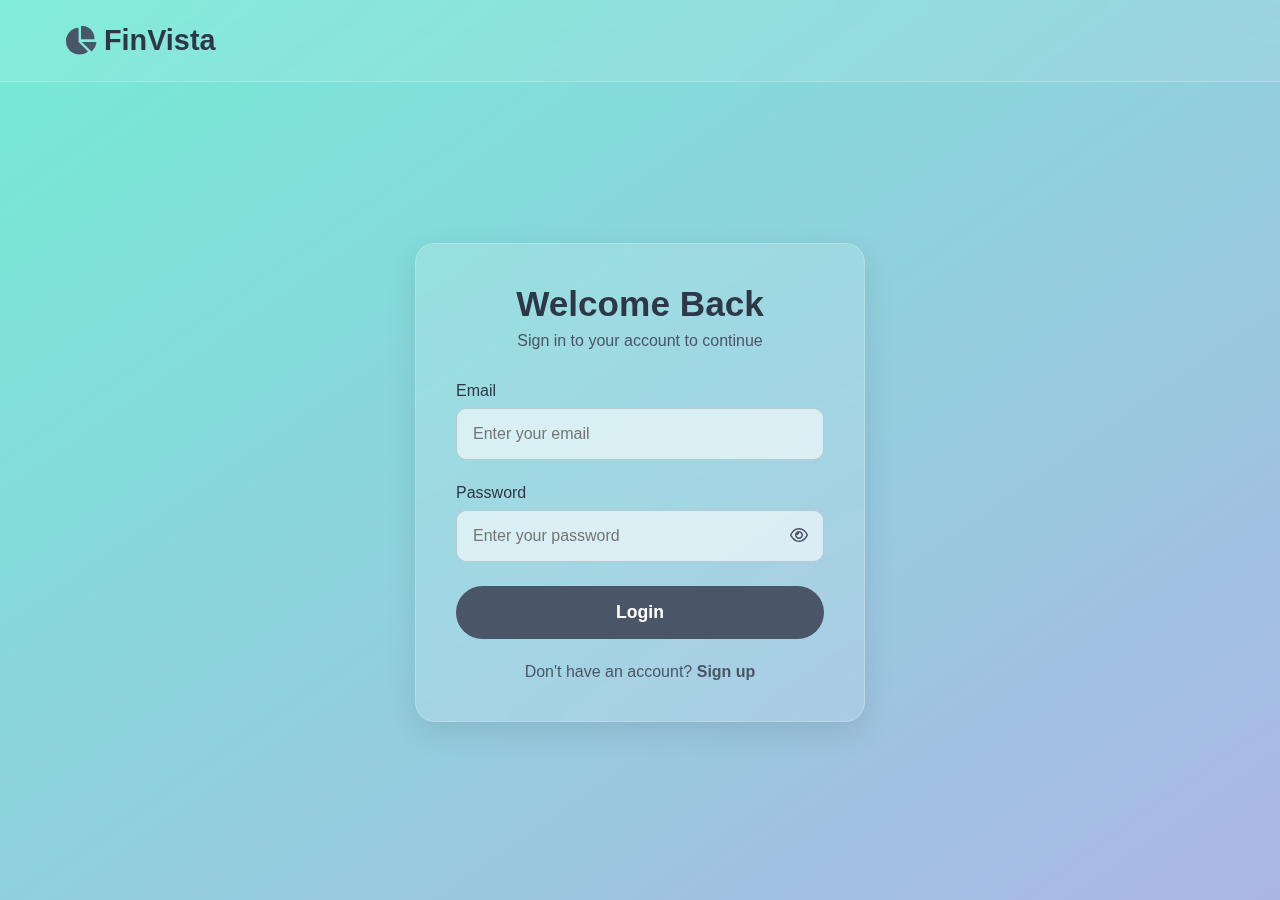
<file: src/main/resources/static/login.html>
<!DOCTYPE html>
<html lang="en">

<head>
    <meta charset="UTF-8">
    <meta name="viewport" content="width=device-width, initial-scale=1.0">
    <title>Login - FinVista Student Expense Tracker</title>
    <link rel="stylesheet" href="https://cdnjs.cloudflare.com/ajax/libs/font-awesome/6.4.0/css/all.min.css">
    <style>
        * {
            margin: 0;
            padding: 0;
            box-sizing: border-box;
            font-family: 'Segoe UI Variable Display', sans-serif;
        }

        body {
            background: linear-gradient(to bottom right, #74ebd5, #acb6e5);
            color: #333;
            min-height: 100vh;
            display: flex;
            align-items: center;
            justify-content: center;
            padding: 2rem;
        }

        /* Navigation */
        .navbar {
            position: fixed;
            top: 0;
            left: 0;
            width: 100%;
            display: flex;
            justify-content: space-between;
            align-items: center;
            padding: 1.5rem 5%;
            z-index: 1000;
            background: rgba(255, 255, 255, 0.1);
            backdrop-filter: blur(10px);
            border-bottom: 1px solid rgba(255, 255, 255, 0.2);
        }

        .logo {
            display: flex;
            align-items: center;
            font-size: 1.8rem;
            font-weight: 700;
            color: #2D3748;
            text-decoration: none;
        }

        .logo i {
            margin-right: 0.5rem;
            color: #4A5568;
        }

        /* Login Container */
        .login-container {
            background: rgba(255, 255, 255, 0.15);
            backdrop-filter: blur(12px);
            border-radius: 20px;
            padding: 2.5rem;
            width: 100%;
            max-width: 450px;
            box-shadow: 0 10px 30px rgba(0, 0, 0, 0.1);
            border: 1px solid rgba(255, 255, 255, 0.2);
            animation: fadeInUp 0.8s ease forwards;
            margin-top: 4rem;
        }

        @keyframes fadeInUp {
            from {
                opacity: 0;
                transform: translateY(20px);
            }

            to {
                opacity: 1;
                transform: translateY(0);
            }
        }

        .login-header {
            text-align: center;
            margin-bottom: 2rem;
        }

        .login-header h2 {
            font-size: 2.2rem;
            color: #2D3748;
            margin-bottom: 0.5rem;
        }

        .login-header p {
            color: #4A5568;
        }

        /* Form Elements */
        .form-group {
            margin-bottom: 1.5rem;
            position: relative;
        }

        .form-group label {
            display: block;
            margin-bottom: 0.5rem;
            color: #2D3748;
            font-weight: 500;
        }

        .form-group input {
            width: 100%;
            padding: 1rem;
            border: 1px solid rgba(45, 55, 72, 0.2);
            border-radius: 10px;
            background: rgba(255, 255, 255, 0.6);
            color: #2D3748;
            font-size: 1rem;
            transition: all 0.3s ease;
        }

        .form-group input:focus {
            outline: none;
            border-color: #74ebd5;
            box-shadow: 0 0 0 2px rgba(116, 235, 213, 0.3);
        }

        .form-group input.error {
            border-color: #ef4444;
        }

        .form-group input.valid {
            border-color: #10b981;
        }

        .error-message {
            color: #ef4444;
            font-size: 0.85rem;
            margin-top: 0.5rem;
            display: none;
        }

        .password-container {
            position: relative;
        }

        .toggle-password {
            position: absolute;
            right: 1rem;
            top: 50%;
            transform: translateY(-50%);
            cursor: pointer;
            color: #4A5568;
        }

        /* Buttons */
        .btn {
            padding: 1rem 2rem;
            border-radius: 50px;
            font-weight: 600;
            cursor: pointer;
            transition: all 0.3s ease;
            border: none;
            outline: none;
            font-size: 1.1rem;
            width: 100%;
        }

        .btn-primary {
            background: #4A5568;
            color: white;
        }

        .btn-primary:hover:not(:disabled) {
            background: #2D3748;
            transform: translateY(-2px);
            box-shadow: 0 4px 10px rgba(0, 0, 0, 0.1);
        }

        .btn-primary:disabled {
            background: #A0AEC0;
            cursor: not-allowed;
            transform: none;
            box-shadow: none;
        }

        .btn-secondary {
            background: transparent;
            color: #4A5568;
            border: 1px solid rgba(74, 85, 104, 0.3);
            margin-top: 1rem;
        }

        .btn-secondary:hover {
            background: rgba(255, 255, 255, 0.2);
        }

        /* Footer */
        .login-footer {
            text-align: center;
            margin-top: 1.5rem;
            color: #4A5568;
        }

        .login-footer a {
            color: #4A5568;
            font-weight: 600;
            text-decoration: none;
        }

        .login-footer a:hover {
            text-decoration: underline;
        }

        /* Enhanced Toast Notification */
        .toast-container {
            position: fixed;
            top: 20px;
            right: 20px;
            z-index: 9999;
            display: flex;
            flex-direction: column;
            gap: 10px;
        }

        .toast {
            background: rgba(255, 255, 255, 0.95);
            backdrop-filter: blur(10px);
            padding: 1rem 1.5rem;
            border-radius: 12px;
            box-shadow: 0 8px 20px rgba(0, 0, 0, 0.15);
            display: flex;
            align-items: center;
            gap: 12px;
            animation: toastIn 0.4s cubic-bezier(0.21, 1.02, 0.73, 1) forwards;
            max-width: 350px;
            border-left: 4px solid #4A5568;
            transform: translateX(100%);
            opacity: 0;
        }

        .toast.success {
            border-left-color: #10b981;
        }

        .toast.error {
            border-left-color: #ef4444;
        }

        .toast.warning {
            border-left-color: #f59e0b;
        }

        .toast.info {
            border-left-color: #3b82f6;
        }

        .toast-icon {
            font-size: 1.2rem;
            flex-shrink: 0;
        }

        .toast.success .toast-icon {
            color: #10b981;
        }

        .toast.error .toast-icon {
            color: #ef4444;
        }

        .toast.warning .toast-icon {
            color: #f59e0b;
        }

        .toast.info .toast-icon {
            color: #3b82f6;
        }

        .toast-content {
            flex: 1;
        }

        .toast-title {
            font-weight: 600;
            margin-bottom: 0.25rem;
            color: #2D3748;
        }

        .toast-message {
            font-size: 0.9rem;
            color: #4A5568;
        }

        .toast-close {
            background: none;
            border: none;
            font-size: 1.1rem;
            cursor: pointer;
            color: #A0AEC0;
            padding: 0;
            margin-left: 8px;
            flex-shrink: 0;
        }

        .toast-progress {
            position: absolute;
            bottom: 0;
            left: 0;
            height: 3px;
            width: 100%;
            background: rgba(0, 0, 0, 0.1);
            border-radius: 0 0 12px 12px;
            overflow: hidden;
        }

        .toast-progress-bar {
            height: 100%;
            width: 100%;
            transform-origin: left;
            animation: progressBar 5s linear forwards;
        }

        .toast.success .toast-progress-bar {
            background: #10b981;
        }

        .toast.error .toast-progress-bar {
            background: #ef4444;
        }

        .toast.warning .toast-progress-bar {
            background: #f59e0b;
        }

        .toast.info .toast-progress-bar {
            background: #3b82f6;
        }

        @keyframes toastIn {
            to {
                transform: translateX(0);
                opacity: 1;
            }
        }

        @keyframes progressBar {
            from {
                transform: scaleX(1);
            }

            to {
                transform: scaleX(0);
            }
        }

        /* Responsive Design */
        @media (max-width: 768px) {
            .login-container {
                padding: 2rem;
                margin: 1rem;
            }

            .login-header h2 {
                font-size: 1.8rem;
            }

            body {
                padding: 1rem;
            }

            .toast-container {
                right: 10px;
                left: 10px;
                top: 80px;
            }

            .toast {
                max-width: 100%;
            }
        }

        @media (max-width: 480px) {
            .login-container {
                padding: 1.5rem;
            }

            .login-header h2 {
                font-size: 1.5rem;
            }

            .btn {
                padding: 0.8rem 1.5rem;
            }
        }
    </style>
</head>

<body>
    <!-- Navigation -->
    <nav class="navbar">
        <a href="index.html" class="logo">
            <i class="fas fa-chart-pie"></i>
            <span>FinVista</span>
        </a>
        <div style="display:flex; align-items:center; gap:8px;">
            <a id="admin-link" class="btn btn-link" href="/admin.html" style="display:none;">Admin</a>
        </div>
    </nav>

    <!-- Login Container -->
    <div class="login-container">
        <div class="login-header">
            <h2>Welcome Back</h2>
            <p>Sign in to your account to continue</p>
        </div>

        <form id="login-form">
            <div class="form-group">
                <label for="email">Email</label>
                <input type="email" id="email" placeholder="Enter your email" required autocomplete="email">
                <div class="error-message" id="email-error">Please enter a valid email address</div>
            </div>

            <div class="form-group">
                <label for="password">Password</label>
                <div class="password-container">
                    <input type="password" id="password" placeholder="Enter your password" required
                        autocomplete="current-password">
                    <span class="toggle-password" id="togglePassword">
                        <i class="far fa-eye" id="eyeIcon"></i>
                    </span>
                </div>
                <div class="error-message" id="password-error">Please enter your password</div>
            </div>

            <button type="submit" class="btn btn-primary" id="submit-btn">Login</button>
        </form>

        <div class="login-footer">
            <p>Don't have an account? <a href="signup.html">Sign up</a></p>
        </div>
    </div>

    <!-- Toast Container -->
    <div class="toast-container" id="toast-container"></div>

    <script>
        document.addEventListener('DOMContentLoaded', () => {
            const loginForm = document.getElementById('login-form');
            const emailInput = document.getElementById('email');
            const passwordInput = document.getElementById('password');
            const togglePassword = document.getElementById('togglePassword');
            const eyeIcon = document.getElementById('eyeIcon');
            const submitBtn = document.getElementById('submit-btn');
            const toastContainer = document.getElementById('toast-container');

            let passwordVisible = false;
            let formValid = {
                email: false,
                password: false
            };

            // Toggle password visibility
            togglePassword.addEventListener('click', () => {
                passwordVisible = !passwordVisible;
                passwordInput.type = passwordVisible ? 'text' : 'password';
                eyeIcon.className = passwordVisible ? 'far fa-eye-slash' : 'far fa-eye';
            });

            // Input validation
            emailInput.addEventListener('input', validateEmail);
            passwordInput.addEventListener('input', validatePassword);

            function validateEmail() {
                const email = emailInput.value.trim();
                const emailError = document.getElementById('email-error');
                const emailRegex = /^[^\s@]+@[^\s@]+\.[^\s@]+$/;

                if (!emailRegex.test(email)) {
                    emailInput.classList.add('error');
                    emailInput.classList.remove('valid');
                    emailError.style.display = 'block';
                    formValid.email = false;
                } else {
                    emailInput.classList.remove('error');
                    emailInput.classList.add('valid');
                    emailError.style.display = 'none';
                    formValid.email = true;
                }
            }

            function validatePassword() {
                const password = passwordInput.value;
                const passwordError = document.getElementById('password-error');

                if (password.length === 0) {
                    passwordInput.classList.add('error');
                    passwordInput.classList.remove('valid');
                    passwordError.style.display = 'block';
                    formValid.password = false;
                } else {
                    passwordInput.classList.remove('error');
                    passwordInput.classList.add('valid');
                    passwordError.style.display = 'none';
                    formValid.password = true;
                }
            }

            // Form submission
            loginForm.addEventListener('submit', (e) => {
                e.preventDefault();

                // Validate form
                validateEmail();
                validatePassword();

                if (!formValid.email || !formValid.password) {
                    showToast('error', 'Validation Error', 'Please fill in all fields correctly');
                    return;
                }

                // Get form values
                const email = emailInput.value;
                const password = passwordInput.value;

                // Show loading toast
                showToast('info', 'Logging In', 'Please wait while we sign you in...');

                // Call backend login API
                (async () => {
                    try {
                        const resp = await fetch('/api/auth/login', {
                            method: 'POST',
                            credentials: 'same-origin',
                            headers: { 'Content-Type': 'application/json' },
                            body: JSON.stringify({ email, password })
                        });

                        // Try to parse JSON response safely
                        let json = {};
                        try { json = await resp.json(); } catch (parseErr) { /* ignore */ }

                        if (resp.ok && json.token) {
                            // Store token with consistent key
                            localStorage.setItem('token', json.token);
                            showToast('success', 'Login Successful', 'Welcome back to FinVista!');
                            setTimeout(() => { window.location.href = '/dashboard.html'; }, 800);
                        } else {
                            const message = (json && json.error) ? json.error : (json && json.message) ? json.message : 'Invalid credentials';
                            showToast('error', 'Login Failed', message);
                        }
                    } catch (e) {
                        showToast('error', 'Server Error', 'Unable to contact server');
                        console.error('Login error', e);
                    }
                })();
            });

            // Enhanced toast notification function
            function showToast(type, title, message) {
                const toast = document.createElement('div');
                toast.className = `toast ${type}`;

                let iconClass = 'fas fa-info-circle';
                if (type === 'success') iconClass = 'fas fa-check-circle';
                if (type === 'error') iconClass = 'fas fa-exclamation-circle';
                if (type === 'warning') iconClass = 'fas fa-exclamation-triangle';

                toast.innerHTML = `
                    <i class="toast-icon ${iconClass}"></i>
                    <div class="toast-content">
                        <div class="toast-title">${title}</div>
                        <div class="toast-message">${message}</div>
                    </div>
                    <button class="toast-close">&times;</button>
                    <div class="toast-progress">
                        <div class="toast-progress-bar"></div>
                    </div>
                `;

                toastContainer.appendChild(toast);

                // Close toast on button click
                const closeBtn = toast.querySelector('.toast-close');
                closeBtn.addEventListener('click', () => {
                    toast.style.animation = 'toastOut 0.3s forwards';
                    setTimeout(() => {
                        toastContainer.removeChild(toast);
                    }, 300);
                });

                // Auto remove toast after 5 seconds
                setTimeout(() => {
                    if (toast.parentNode === toastContainer) {
                        toast.style.animation = 'toastOut 0.3s forwards';
                        setTimeout(() => {
                            toastContainer.removeChild(toast);
                        }, 300);
                    }
                }, 5000);
            }
        });
    </script>
</body>

</html>
</file>
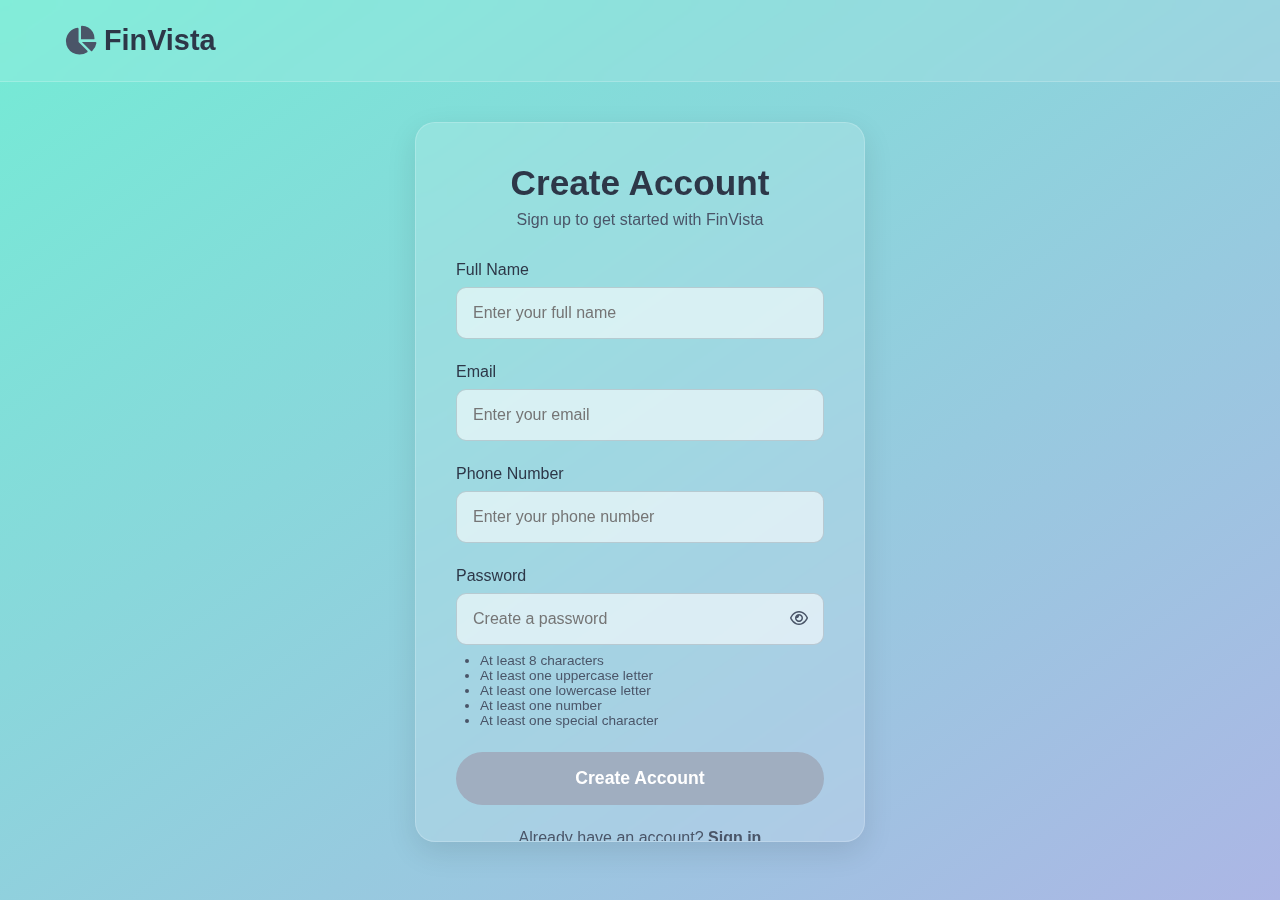
<file: src/main/resources/static/signup.html>
<!DOCTYPE html>
<html lang="en">

<head>
    <meta charset="UTF-8">
    <meta name="viewport" content="width=device-width, initial-scale=1.0">
    <title>Sign Up - FinVista Student Expense Tracker</title>
    <link rel="stylesheet" href="https://cdnjs.cloudflare.com/ajax/libs/font-awesome/6.4.0/css/all.min.css">
    <style>
        * {
            margin: 0;
            padding: 0;
            box-sizing: border-box;
            font-family: 'Segoe UI Variable Display', sans-serif;
        }

        body {
            background: linear-gradient(to bottom right, #74ebd5, #acb6e5);
            color: #333;
            min-height: 100vh;
            height: 100vh;
            width: 100vw;
            overflow: hidden;
            display: flex;
            align-items: center;
            justify-content: center;
            padding: 0;
            scroll-behavior: smooth;
        }

        /* Navigation */
        .navbar {
            position: fixed;
            top: 0;
            left: 0;
            width: 100%;
            display: flex;
            justify-content: space-between;
            align-items: center;
            padding: 1.5rem 5%;
            z-index: 1000;
            background: rgba(255, 255, 255, 0.1);
            backdrop-filter: blur(10px);
            border-bottom: 1px solid rgba(255, 255, 255, 0.2);
        }

        .logo {
            display: flex;
            align-items: center;
            font-size: 1.8rem;
            font-weight: 700;
            color: #2D3748;
            text-decoration: none;
        }

        .logo i {
            margin-right: 0.5rem;
            color: #4A5568;
        }

        /* Signup Container */
        .signup-container {
            background: rgba(255, 255, 255, 0.15);
            backdrop-filter: blur(12px);
            border-radius: 20px;
            padding: 2.5rem;
            width: 100%;
            max-width: 450px;
            box-shadow: 0 10px 30px rgba(0, 0, 0, 0.1);
            border: 1px solid rgba(255, 255, 255, 0.2);
            animation: fadeInUp 0.8s ease forwards;
            margin-top: 4rem;
            height: 80vh;
            max-height: 80vh;
            min-height: 0;
            overflow-y: auto;
            scrollbar-width: thin;
            scrollbar-color: #74ebd5 #e0e7ef;
        }

        @keyframes fadeInUp {
            from {
                opacity: 0;
                transform: translateY(20px);
            }

            to {
                opacity: 1;
                transform: translateY(0);
            }
        }

        .signup-header {
            text-align: center;
            margin-bottom: 2rem;
        }

        .signup-header h2 {
            font-size: 2.2rem;
            color: #2D3748;
            margin-bottom: 0.5rem;
        }

        .signup-header p {
            color: #4A5568;
        }

        /* Form Elements */
        .form-group {
            margin-bottom: 1.5rem;
            position: relative;
        }

        .form-group label {
            display: block;
            margin-bottom: 0.5rem;
            color: #2D3748;
            font-weight: 500;
        }

        .form-group input {
            width: 100%;
            padding: 1rem;
            border: 1px solid rgba(45, 55, 72, 0.2);
            border-radius: 10px;
            background: rgba(255, 255, 255, 0.6);
            color: #2D3748;
            font-size: 1rem;
            transition: all 0.3s ease;
        }

        .form-group input:focus {
            outline: none;
            border-color: #74ebd5;
            box-shadow: 0 0 0 2px rgba(116, 235, 213, 0.3);
        }

        .form-group input.error {
            border-color: #ef4444;
        }

        .form-group input.valid {
            border-color: #10b981;
        }

        .error-message {
            color: #ef4444;
            font-size: 0.85rem;
            margin-top: 0.5rem;
            display: none;
        }

        .password-container {
            position: relative;
        }

        .toggle-password {
            position: absolute;
            right: 1rem;
            top: 50%;
            transform: translateY(-50%);
            cursor: pointer;
            color: #4A5568;
        }

        .password-hint {
            color: #4A5568;
            font-size: 0.85rem;
            margin-top: 0.5rem;
        }

        /* Buttons */
        .btn {
            padding: 1rem 2rem;
            border-radius: 50px;
            font-weight: 600;
            cursor: pointer;
            transition: all 0.3s ease;
            border: none;
            outline: none;
            font-size: 1.1rem;
            width: 100%;
        }

        .btn-primary {
            background: #4A5568;
            color: white;
        }

        .btn-primary:hover:not(:disabled) {
            background: #2D3748;
            transform: translateY(-2px);
            box-shadow: 0 4px 10px rgba(0, 0, 0, 0.1);
        }

        .btn-primary:disabled {
            background: #A0AEC0;
            cursor: not-allowed;
            transform: none;
            box-shadow: none;
        }

        .btn-secondary {
            background: transparent;
            color: #4A5568;
            border: 1px solid rgba(74, 85, 104, 0.3);
            margin-top: 1rem;
        }

        .btn-secondary:hover {
            background: rgba(255, 255, 255, 0.2);
        }

        /* Footer */
        .signup-footer {
            text-align: center;
            margin-top: 1.5rem;
            color: #4A5568;
        }

        .signup-footer a {
            color: #4A5568;
            font-weight: 600;
            text-decoration: none;
        }

        .signup-footer a:hover {
            text-decoration: underline;
        }

        /* Enhanced Toast Notification */
        .toast-container {
            position: fixed;
            top: 20px;
            right: 20px;
            z-index: 9999;
            display: flex;
            flex-direction: column;
            gap: 10px;
        }

        .toast {
            background: rgba(255, 255, 255, 0.95);
            backdrop-filter: blur(10px);
            padding: 1rem 1.5rem;
            border-radius: 12px;
            box-shadow: 0 8px 20px rgba(0, 0, 0, 0.15);
            display: flex;
            align-items: center;
            gap: 12px;
            animation: toastIn 0.4s cubic-bezier(0.21, 1.02, 0.73, 1) forwards;
            max-width: 350px;
            border-left: 4px solid #4A5568;
            transform: translateX(100%);
            opacity: 0;
        }

        .toast.success {
            border-left-color: #10b981;
        }

        .toast.error {
            border-left-color: #ef4444;
        }

        .toast.warning {
            border-left-color: #f59e0b;
        }

        .toast.info {
            border-left-color: #3b82f6;
        }

        .toast-icon {
            font-size: 1.2rem;
            flex-shrink: 0;
        }

        .toast.success .toast-icon {
            color: #10b981;
        }

        .toast.error .toast-icon {
            color: #ef4444;
        }

        .toast.warning .toast-icon {
            color: #f59e0b;
        }

        .toast.info .toast-icon {
            color: #3b82f6;
        }

        .toast-content {
            flex: 1;
        }

        .toast-title {
            font-weight: 600;
            margin-bottom: 0.25rem;
            color: #2D3748;
        }

        .toast-message {
            font-size: 0.9rem;
            color: #4A5568;
        }

        .toast-close {
            background: none;
            border: none;
            font-size: 1.1rem;
            cursor: pointer;
            color: #A0AEC0;
            padding: 0;
            margin-left: 8px;
            flex-shrink: 0;
        }

        .toast-progress {
            position: absolute;
            bottom: 0;
            left: 0;
            height: 3px;
            width: 100%;
            background: rgba(0, 0, 0, 0.1);
            border-radius: 0 0 12px 12px;
            overflow: hidden;
        }

        .toast-progress-bar {
            height: 100%;
            width: 100%;
            transform-origin: left;
            animation: progressBar 5s linear forwards;
        }

        .toast.success .toast-progress-bar {
            background: #10b981;
        }

        .toast.error .toast-progress-bar {
            background: #ef4444;
        }

        .toast.warning .toast-progress-bar {
            background: #f59e0b;
        }

        .toast.info .toast-progress-bar {
            background: #3b82f6;
        }

        @keyframes toastIn {
            to {
                transform: translateX(0);
                opacity: 1;
            }
        }

        @keyframes progressBar {
            from {
                transform: scaleX(1);
            }

            to {
                transform: scaleX(0);
            }
        }

        /* Responsive Design */
        @media (max-width: 768px) {
            .signup-container {
                padding: 2rem;
                margin: 1rem;
                height: 85vh;
                max-height: 85vh;
                min-height: 0;
                overflow-y: auto;
            }

            .signup-header h2 {
                font-size: 1.8rem;
            }

            body {
                padding: 1rem;
            }

            .toast-container {
                right: 10px;
                left: 10px;
                top: 80px;
            }

            .toast {
                max-width: 100%;
            }
        }

        @media (max-width: 480px) {
            .signup-container {
                padding: 1.5rem;
                height: 90vh;
                max-height: 90vh;
                min-height: 0;
                overflow-y: auto;
            }

            .signup-header h2 {
                font-size: 1.5rem;
            }

            .btn {
                padding: 0.8rem 1.5rem;
            }
        }
    </style>
</head>

<body>
    <!-- Navigation -->
    <nav class="navbar">
        <a href="index.html" class="logo">
            <i class="fas fa-chart-pie"></i>
            <span>FinVista</span>
        </a>
    </nav>

    <!-- Signup Container -->
    <div class="signup-container">
        <div class="signup-header">
            <h2>Create Account</h2>
            <p>Sign up to get started with FinVista</p>
        </div>

        <form id="signup-form" autocomplete="off">
            <div class="form-group">
                <label for="name">Full Name</label>
                <input type="text" id="name" placeholder="Enter your full name" required autocomplete="name">
                <div class="error-message" id="name-error">Please enter your full name</div>
            </div>

            <div class="form-group">
                <label for="email">Email</label>
                <input type="email" id="email" placeholder="Enter your email" required autocomplete="email">
                <div class="error-message" id="email-error">Please enter a valid email address</div>
            </div>

            <div class="form-group">
                <label for="phone">Phone Number</label>
                <input type="tel" id="phone" placeholder="Enter your phone number" required pattern="[0-9]{10}"
                    autocomplete="tel">
                <div class="error-message" id="phone-error">Please enter a valid 10-digit phone number</div>
            </div>

            <div class="form-group">
                <label for="password">Password</label>
                <div class="password-container">
                    <input type="password" id="password" placeholder="Create a password" required
                        autocomplete="new-password">
                    <span class="toggle-password" id="togglePassword">
                        <i class="far fa-eye" id="eyeIcon"></i>
                    </span>
                </div>
                <ul class="password-hint" id="password-rules"
                    style="margin-top:0.5rem;list-style:disc;padding-left:1.5rem;color:#4A5568;">
                    <li id="rule-length">At least 8 characters</li>
                    <li id="rule-upper">At least one uppercase letter</li>
                    <li id="rule-lower">At least one lowercase letter</li>
                    <li id="rule-number">At least one number</li>
                    <li id="rule-special">At least one special character</li>
                </ul>
                <div class="error-message" id="password-error">Password does not meet all requirements</div>
            </div>

            <button type="submit" class="btn btn-primary" id="submit-btn" disabled>Create Account</button>
        </form>

        <div class="signup-footer">
            <p>Already have an account? <a href="login.html">Sign in</a></p>
        </div>
    </div>

    <!-- Toast Container -->
    <div class="toast-container" id="toast-container"></div>

    <script>
        document.addEventListener('DOMContentLoaded', () => {
            const signupForm = document.getElementById('signup-form');
            const nameInput = document.getElementById('name');
            const emailInput = document.getElementById('email');
            const phoneInput = document.getElementById('phone');
            const passwordInput = document.getElementById('password');
            const togglePassword = document.getElementById('togglePassword');
            const eyeIcon = document.getElementById('eyeIcon');
            const submitBtn = document.getElementById('submit-btn');
            const toastContainer = document.getElementById('toast-container');

            let passwordVisible = false;
            let formValid = {
                name: false,
                email: false,
                phone: false,
                password: false
            };

            // Toggle password visibility
            togglePassword.addEventListener('click', () => {
                passwordVisible = !passwordVisible;
                passwordInput.type = passwordVisible ? 'text' : 'password';
                eyeIcon.className = passwordVisible ? 'far fa-eye-slash' : 'far fa-eye';
            });

            // Input validation
            nameInput.addEventListener('input', validateName);
            emailInput.addEventListener('input', validateEmail);
            phoneInput.addEventListener('input', validatePhone);
            passwordInput.addEventListener('input', validatePassword);

            function validateName() {
                const name = nameInput.value.trim();
                const nameError = document.getElementById('name-error');

                if (name.length < 2) {
                    nameInput.classList.add('error');
                    nameInput.classList.remove('valid');
                    nameError.style.display = 'block';
                    formValid.name = false;
                } else {
                    nameInput.classList.remove('error');
                    nameInput.classList.add('valid');
                    nameError.style.display = 'none';
                    formValid.name = true;
                }
                updateSubmitButton();
            }

            function validateEmail() {
                const email = emailInput.value.trim();
                const emailError = document.getElementById('email-error');
                const emailRegex = /^[^\s@]+@[^\s@]+\.[^\s@]+$/;

                if (!emailRegex.test(email)) {
                    emailInput.classList.add('error');
                    emailInput.classList.remove('valid');
                    emailError.style.display = 'block';
                    formValid.email = false;
                    updateSubmitButton();
                } else {
                    // Check with backend if email exists
                    fetch(`/api/auth/check-email?email=${encodeURIComponent(email)}`)
                        .then(async res => {
                            let data;
                            try {
                                data = await res.json();
                            } catch (e) {
                                // Not JSON (likely server error or static error page)
                                showToast('error', 'Server Error', 'Could not check email. Please try again later.');
                                emailInput.classList.add('error');
                                emailInput.classList.remove('valid');
                                formValid.email = false;
                                updateSubmitButton();
                                return;
                            }
                            if (data.exists) {
                                showToast('error', 'Account Exists', 'Account with this email already exists');
                                emailInput.classList.add('error');
                                emailInput.classList.remove('valid');
                                formValid.email = false;
                            } else {
                                emailInput.classList.remove('error');
                                emailInput.classList.add('valid');
                                emailError.style.display = 'none';
                                formValid.email = true;
                            }
                            updateSubmitButton();
                        })
                        .catch(() => {
                            showToast('error', 'Server Error', 'Could not check email. Please try again later.');
                            emailInput.classList.add('error');
                            emailInput.classList.remove('valid');
                            formValid.email = false;
                            updateSubmitButton();
                        });
                }
            }

            function validatePhone() {
                const phone = phoneInput.value.trim();
                const phoneError = document.getElementById('phone-error');
                if (!/^\d{10}$/.test(phone)) {
                    phoneInput.classList.add('error');
                    phoneInput.classList.remove('valid');
                    phoneError.style.display = 'block';
                    formValid.phone = false;
                } else {
                    phoneInput.classList.remove('error');
                    phoneInput.classList.add('valid');
                    phoneError.style.display = 'none';
                    formValid.phone = true;
                }
                updateSubmitButton();
            }

            function validatePassword() {
                const password = passwordInput.value;
                const passwordError = document.getElementById('password-error');
                const ruleLength = document.getElementById('rule-length');
                const ruleUpper = document.getElementById('rule-upper');
                const ruleLower = document.getElementById('rule-lower');
                const ruleNumber = document.getElementById('rule-number');
                const ruleSpecial = document.getElementById('rule-special');

                let valid = true;
                // Rule checks
                if (password.length >= 8) {
                    ruleLength.style.color = '#10b981';
                } else {
                    ruleLength.style.color = '#ef4444';
                    valid = false;
                }
                if (/[A-Z]/.test(password)) {
                    ruleUpper.style.color = '#10b981';
                } else {
                    ruleUpper.style.color = '#ef4444';
                    valid = false;
                }
                if (/[a-z]/.test(password)) {
                    ruleLower.style.color = '#10b981';
                } else {
                    ruleLower.style.color = '#ef4444';
                    valid = false;
                }
                if (/[0-9]/.test(password)) {
                    ruleNumber.style.color = '#10b981';
                } else {
                    ruleNumber.style.color = '#ef4444';
                    valid = false;
                }
                if (/[^A-Za-z0-9]/.test(password)) {
                    ruleSpecial.style.color = '#10b981';
                } else {
                    ruleSpecial.style.color = '#ef4444';
                    valid = false;
                }

                if (!valid) {
                    passwordInput.classList.add('error');
                    passwordInput.classList.remove('valid');
                    passwordError.style.display = 'block';
                    formValid.password = false;
                } else {
                    passwordInput.classList.remove('error');
                    passwordInput.classList.add('valid');
                    passwordError.style.display = 'none';
                    formValid.password = true;
                }
                updateSubmitButton();
            }

            function updateSubmitButton() {
                if (formValid.name && formValid.email && formValid.phone && formValid.password) {
                    submitBtn.disabled = false;
                } else {
                    submitBtn.disabled = true;
                }
            }

            // Form submission
            signupForm.addEventListener('submit', (e) => {
                e.preventDefault();

                // Gather form data
                const name = nameInput.value.trim();
                const email = emailInput.value.trim();
                const phone = phoneInput.value.trim();
                const password = passwordInput.value;

                // Call backend register API (now returns token as plain string)
                fetch('/api/auth/register', {
                    method: 'POST',
                    headers: { 'Content-Type': 'application/json' },
                    body: JSON.stringify({ fullName: name, email, password })
                })
                    .then(async res => {
                        if (res.ok) {
                            const authResponse = await res.json();
                            // Store token and redirect
                            localStorage.setItem('token', authResponse.token);
                            showToast('success', 'Account Created', 'Your account has been created successfully!');
                            setTimeout(() => {
                                window.location.href = '/dashboard.html';
                            }, 1500);
                        } else {
                            const errorText = await res.text();
                            showToast('error', 'Signup Failed', errorText || 'Registration failed');
                        }
                    })
                    .catch(() => {
                        showToast('error', 'Signup Failed', 'An error occurred. Please try again.');
                    });
            });

            // Enhanced toast notification function
            function showToast(type, title, message) {
                const toast = document.createElement('div');
                toast.className = `toast ${type}`;

                let iconClass = 'fas fa-info-circle';
                if (type === 'success') iconClass = 'fas fa-check-circle';
                if (type === 'error') iconClass = 'fas fa-exclamation-circle';
                if (type === 'warning') iconClass = 'fas fa-exclamation-triangle';

                toast.innerHTML = `
                    <i class="toast-icon ${iconClass}"></i>
                    <div class="toast-content">
                        <div class="toast-title">${title}</div>
                        <div class="toast-message">${message}</div>
                    </div>
                    <button class="toast-close">&times;</button>
                    <div class="toast-progress">
                        <div class="toast-progress-bar"></div>
                    </div>
                `;

                toastContainer.appendChild(toast);

                // Close toast on button click
                const closeBtn = toast.querySelector('.toast-close');
                closeBtn.addEventListener('click', () => {
                    toast.style.animation = 'toastOut 0.3s forwards';
                    setTimeout(() => {
                        toastContainer.removeChild(toast);
                    }, 300);
                });

                // Auto remove toast after 5 seconds
                setTimeout(() => {
                    if (toast.parentNode === toastContainer) {
                        toast.style.animation = 'toastOut 0.3s forwards';
                        setTimeout(() => {
                            toastContainer.removeChild(toast);
                        }, 300);
                    }
                }, 5000);
            }
        });
    </script>
</body>

</html>
</file>
